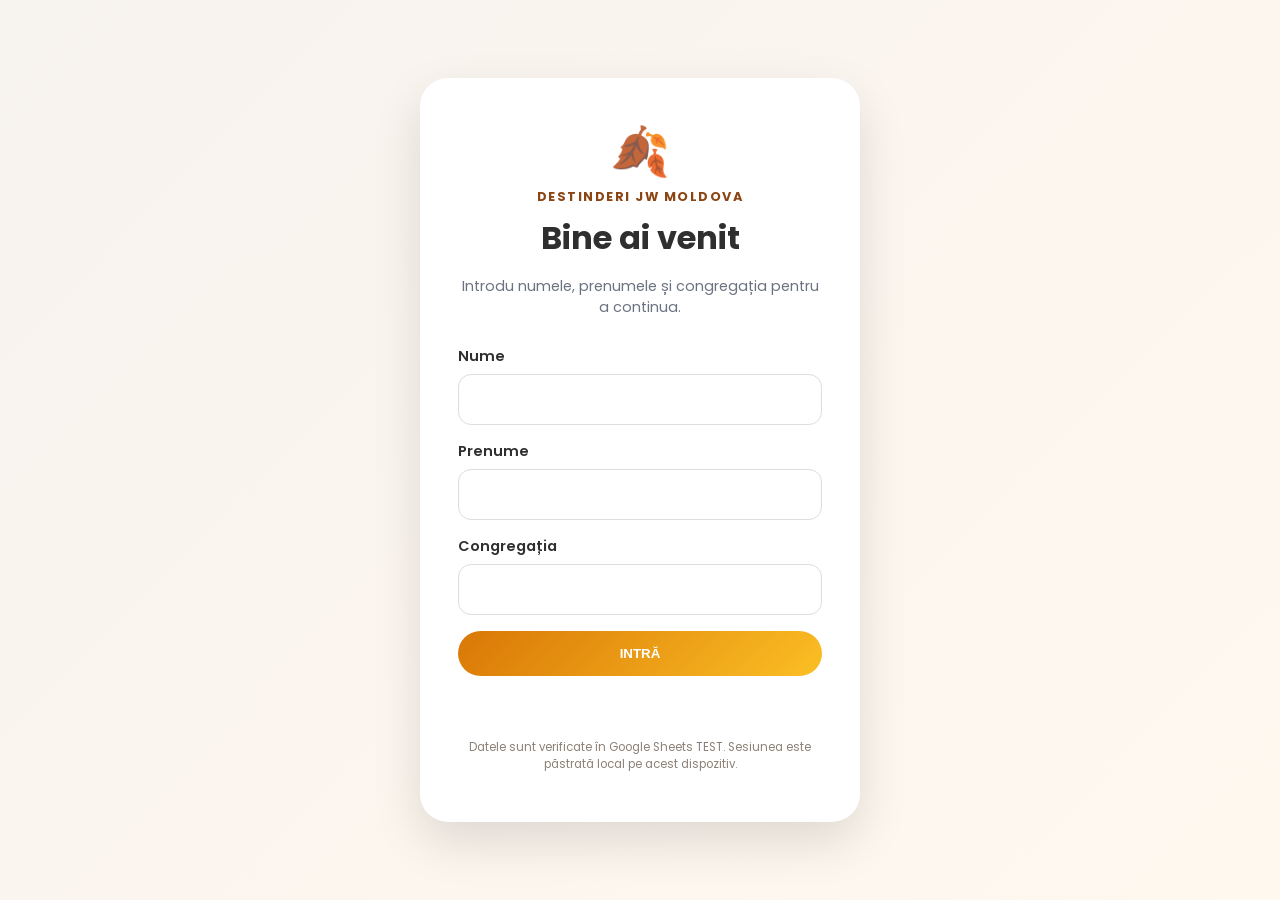
<file: admin.html>
<!doctype html>
<html lang="ro">
  <head>
    <meta charset="UTF-8" />
    <meta name="viewport" content="width=device-width,initial-scale=1.0" />
    <title>Admin • Destindere</title>
    <link rel="icon" href="icon.svg" type="image/svg+xml" />
    <link rel="preconnect" href="https://fonts.googleapis.com" />
    <link rel="preconnect" href="https://fonts.gstatic.com" crossorigin />
    <link
      href="https://fonts.googleapis.com/css2?family=Poppins:wght@400;500;600;700&display=swap"
      rel="stylesheet"
    />
    <link rel="stylesheet" href="./assets/css/admin.css" />
  </head>
  <body>
    <header class="admin-top">
      <div class="brand">
        <strong>⚙️ Administrare eveniment / Configurație online</strong>
        <span id="saveState">Configurație online</span>
      </div>
      <div class="admin-user">
        <strong id="adminUserName"></strong>
        <span id="adminUserCongregation"></span>
      </div>
      <div class="top-actions">
        <a href="index.html" target="_blank" rel="noopener">Vezi site-ul ↗</a>
        <button id="exportBtn">Exportă config</button>
        <button id="importBtn">Importă config</button>
        <button id="logoutAdmin" type="button">Ieșire</button>
        <input id="importFile" type="file" accept="application/json" hidden />
      </div>
    </header>

    <main class="admin-wrap">
      <section class="panel event-panel" id="eventManager">
        <div class="section-heading">
          <div>
            <span class="eyebrow">GESTIONARE EVENIMENTE</span>
            <h1>Evenimente</h1>
          </div>
          <span class="section-badge">Activ / Planificat / Arhivat</span>
        </div>
        <div class="grid two">
          <label class="wide">Eveniment<select id="eventSelector"></select></label>
          <label>Status
  <select id="eventStatus">
    <option value="PLANIFICAT">PLANIFICAT</option>
    <option value="ACTIV">ACTIV</option>
    <option value="ARHIVAT">ARHIVAT</option>
  </select>
</label>
          <label>Activ din<input id="activeFrom" type="datetime-local"></label>
          <label>Activ până la<input id="activeUntil" type="datetime-local"></label>
        </div>
        <div id="eventsList" class="event-manager-list"></div>
        <div class="bottom-actions event-actions">
          <button class="secondary" id="createEventBtn" type="button">＋ Creează eveniment</button>
          <button class="secondary" id="activateEventBtn" type="button">🟢 Setează ACTIV</button>
          <button class="secondary" id="archiveEventBtn" type="button">📦 Arhivează</button>
          <button class="secondary" id="previewEventBtn" type="button">👁 Vezi evenimentul</button>
        </div>
      </section>

      <section class="panel event-panel">
        <div class="section-heading">
          <div>
            <span class="eyebrow">CONFIGURAȚIE GENERALĂ</span>
            <h1>Eveniment</h1>
          </div>
          <span class="section-badge">● Editabil</span>
        </div>
        <div class="grid two">
          <label>Nume eveniment<input id="eventName" /></label>
          <label>Congregație<input id="congregation" /></label>
          <label>Data<input id="eventDate" type="date" /></label>
          <label>Ora<input id="eventTime" type="time" /></label>
          <label>Tema vizuală<select id="eventTheme">
            <option value="auto">🔄 Automat după dată</option>
            <option value="spring">🌸 Primăvară</option>
            <option value="summer">☀️ Vară</option>
            <option value="autumn">🍂 Toamnă</option>
            <option value="winter">❄️ Iarnă</option>
          </select></label>
          <label class="wide">Locație<input id="eventLocation" /></label>
          <label class="wide">Titlu Hero<input id="heroTitle" /></label>
          <label class="wide"
            >Text secundar Hero<textarea id="heroSubtitle"></textarea>
          </label>
          <label class="wide">Verset<textarea id="heroVerse"></textarea></label>
          <label class="wide"
            >Imagine Hero
            <div class="hero-image-editor">
              <div class="hero-thumb-wrap">
                <img
                  id="heroImagePreview"
                  class="hero-thumb"
                  src=""
                  alt=""
                /><span id="heroImagePlaceholder" class="hero-placeholder"
                  >🖼️</span
                >
              </div>
              <div>
                <input
                  id="heroImage"
                  placeholder="./assets/images/hero/hero.jpg sau URL complet"
                /><small class="field-note"
                  >Poți folosi o imagine din proiect sau un URL direct către
                  imagine.</small
                >
              </div>
            </div></label
          >
          <label class="wide">Footer<input id="footerText" /></label>
        </div>
      </section>

      <div id="settingsPanels" class="sortable-modules">
        <section class="panel accordion open" data-panel="countdown">
          <button class="accordion-head" type="button">
            <span
              ><b>⏱</b
              ><span
                ><strong>Countdown</strong
                ><small
                  >Numărătoare până la eveniment, apoi mesajul de început</small
                ></span
              ></span
            ><span class="module-head-actions"
              ><span class="module-status" data-status-for="countdown"></span
              ><span class="accordion-chevron" aria-hidden="true"></span
            ></span>
          </button>
          <div class="accordion-body">
            <div class="module-name-row">
              <label
                >Nume modul<input
                  class="module-label-input"
                  data-label-for="countdown"
              /></label>
              <p class="note inline-note">
                Același nume va fi folosit automat în Header când modulul este
                afișat acolo.
              </p>
            </div>
            <div class="setting-grid two">
              <label>Titlu<input id="countdownTitle" /></label>
              <label
                >Mesaj după începerea evenimentului<input id="startedMessage"
              /></label>
              <p class="note wide">
                La ora evenimentului, numărătoarea se transformă automat în
                mesajul „Evenimentul a început.” și rămâne afișată 24 de ore.
                După 24 de ore, modulul devine automat INACTIV.
              </p>
            </div>
            <p class="note">
              Data și ora sunt preluate automat din secțiunea „Eveniment”. Nu
              există o a doua dată de configurat.
            </p>
          </div>
        </section>

        <section class="panel accordion" data-panel="gallery">
          <button class="accordion-head" type="button">
            <span
              ><b>📸</b
              ><span
                ><strong>Galerie</strong
                ><small>Fotografii și butonul Google Drive</small></span
              ></span
            ><span class="module-head-actions"
              ><span class="module-status" data-status-for="gallery"></span
              ><label class="menu-toggle"
                ><input type="checkbox" data-menu-for="gallery" /><span
                  >Header</span
                ></label
              ><span class="accordion-chevron" aria-hidden="true"></span
            ></span>
          </button>
          <div class="accordion-body">
            <div class="module-name-row">
              <label
                >Nume modul<input
                  class="module-label-input"
                  data-label-for="gallery"
              /></label>
              <p class="note inline-note">
                Același nume va fi folosit automat în Header când modulul este
                afișat acolo.
              </p>
            </div>
            <div class="setting-grid two">
              <label>Titlu<input id="galleryTitle" /></label>
              <label class="switch-line"
                ><input id="driveEnabled" type="checkbox" /><span
                  class="switch"
                ></span
                ><span>Buton Google Drive</span></label
              >
              <label>Text buton<input id="driveText" /></label>
              <label class="wide"
                >Link Google Drive<input id="driveUrl"
              /></label>
            </div>
            <div class="subheading">
              <strong>Fotografii</strong
              ><span>Poți adăuga, edita sau elimina imaginile.</span>
            </div>
            <div id="galleryList" class="gallery-editor"></div>
            <button class="secondary add-btn" id="addImage" type="button">
              ＋ Adaugă imagine
            </button>
          </div>
        </section>

        <section class="panel accordion" data-panel="features">
          <button class="accordion-head" type="button">
            <span
              ><b>✨</b
              ><span
                ><strong>Ce am pregătit? / Cum a fost?</strong
                ><small
                  >Denumirea se schimbă automat după începerea
                  evenimentului</small
                ></span
              ></span
            ><span class="module-head-actions"
              ><span class="module-status" data-status-for="features"></span
              ><label class="menu-toggle"
                ><input type="checkbox" data-menu-for="features" /><span
                  >Header</span
                ></label
              ><span class="accordion-chevron" aria-hidden="true"></span
            ></span>
          </button>
          <div class="accordion-body">
            <div class="module-name-row">
              <label
                >Nume modul<input
                  class="module-label-input"
                  data-label-for="features"
              /></label>
              <p class="note inline-note">
                Același nume va fi folosit automat în Header când modulul este
                afișat acolo.
              </p>
            </div>
            <div class="setting-grid two">
              <label
                >Titlu înainte de eveniment<input id="featuresTitleBefore"
              /></label>
              <label
                >Titlu după eveniment<input id="featuresTitleAfter"
              /></label>
              <label
                >Text în meniu înainte<input id="featuresMenuBefore"
              /></label>
              <label>Text în meniu după<input id="featuresMenuAfter" /></label>
            </div>
            <div class="subheading">
              <strong>Elemente</strong
              ><span>Dezactivează sau șterge ce nu mai este necesar.</span>
            </div>
            <div id="featuresList" class="features-editor"></div>
            <button class="secondary add-btn" id="addFeature" type="button">
              ＋ Adaugă element
            </button>
          </div>
        </section>

        <section class="panel accordion" data-panel="memories">
          <button class="accordion-head" type="button">
            <span
              ><b>🖼</b
              ><span
                ><strong>Amintiri / Adaugă poze</strong
                ><small
                  >Textul secțiunii pentru fotografii și videoclipuri</small
                ></span
              ></span
            ><span class="module-head-actions"
              ><span class="module-status" data-status-for="memories"></span
              ><label class="menu-toggle"
                ><input type="checkbox" data-menu-for="memories" /><span
                  >Header</span
                ></label
              ><span class="accordion-chevron" aria-hidden="true"></span
            ></span>
          </button>
          <div class="accordion-body">
            <div class="module-name-row">
              <label
                >Nume modul<input
                  class="module-label-input"
                  data-label-for="memories"
              /></label>
              <p class="note inline-note">
                Același nume va fi folosit automat în Header când modulul este
                afișat acolo.
              </p>
            </div>
            <div class="setting-grid">
              <label>Titlu<input id="memoriesTitle" /></label>
              <label>Descriere<textarea id="memoriesText"></textarea></label>
            </div>
          </div>
        </section>

        

        <section class="panel accordion" data-panel="participation">
          <button class="accordion-head" type="button">
            <span
              ><b>👥</b
              ><span
                ><strong>Confirmă participarea</strong
                ><small>Formular + buton central pe Home</small></span
              ></span
            ><span class="module-head-actions"
              ><span
                class="module-status"
                data-status-for="participation"
              ></span
              ><span class="accordion-chevron" aria-hidden="true"></span
            ></span>
          </button>
          <div class="accordion-body">
            <div class="module-name-row">
              <label
                >Nume modul<input
                  class="module-label-input"
                  data-label-for="participation"
              /></label>
              <p class="note inline-note">
                Același nume va fi folosit automat în Header când modulul este
                afișat acolo.
              </p>
            </div>
            <div class="setting-grid two">
              <label
                >Vizibilitate<select id="participationVisibility">
                  <option value="untilEvent">
                    Până la începerea evenimentului
                  </option>
                  <option value="manual">Manual</option>
                  <option value="alwaysOff">Dezactivat</option>
                </select></label
              >
              <label
                >După începerea evenimentului<select
                  id="participationAfterStart"
                >
                  <option value="hide">Ascunde automat</option>
                  <option value="keep">Păstrează afișat</option>
                </select></label
              >
              <label>Titlu<input id="participationTitle" /></label>
              <label class="wide"
                >Descriere<textarea id="participationDescription"></textarea>
              </label>
              <label>Text buton<input id="participationButtonText" /></label>
              <label
                >Număr rânduri produse<input
                  id="participationProductRows"
                  type="number"
                  min="0"
                  max="5"
              /></label>
            </div>
            <div class="subheading">
              <strong>Câmpuri formular</strong
              ><span>Activează exact ce vrei să apară.</span>
            </div>
            <div class="field-checks">
              <label class="switch-line"
                ><input id="fieldName" type="checkbox" /><span
                  class="switch"
                ></span
                ><span>Nume</span></label
              >
              <label class="switch-line"
                ><input id="fieldParticipation" type="checkbox" /><span
                  class="switch"
                ></span
                ><span>Participare</span></label
              >
              <label class="switch-line"
                ><input id="fieldPersons" type="checkbox" /><span
                  class="switch"
                ></span
                ><span>Număr persoane</span></label
              >
              <label class="switch-line"
                ><input id="fieldProducts" type="checkbox" /><span
                  class="switch"
                ></span
                ><span>Ce aduce fiecare</span></label
              >
              <label class="switch-line"
                ><input id="fieldNotes" type="checkbox" /><span
                  class="switch"
                ></span
                ><span>Observații</span></label
              >
            </div>
            <p class="note" id="participationVisibilityNote">
              Modulul controlează formularul și butonul central „Confirmă
              participarea”. Nu există buton separat în Header.
            </p>
            <p class="note">
              Trimiterea formularului rămâne prin Google Apps Script. Adminul
              controlează afișarea și conținutul, nu mută datele din Sheets.
            </p>
          </div>
        </section>

        <section class="panel accordion" data-panel="stats">
          <button class="accordion-head" type="button">
            <span
              ><b>📊</b
              ><span
                ><strong>Statistici</strong
                ><small>Datele sunt citite din Google Sheets</small></span
              ></span
            ><span class="module-head-actions"
              ><span class="module-status" data-status-for="stats"></span
              ><label class="menu-toggle"
                ><input type="checkbox" data-menu-for="stats" /><span
                  >Header</span
                ></label
              ><span class="accordion-chevron" aria-hidden="true"></span
            ></span>
          </button>
          <div class="accordion-body">
            <div class="module-name-row">
              <label
                >Nume modul<input
                  class="module-label-input"
                  data-label-for="stats"
              /></label>
              <p class="note inline-note">
                Același nume va fi folosit automat în Header când modulul este
                afișat acolo.
              </p>
            </div>
            <div class="setting-grid">
              <label>Titlu<input id="statsTitle" /></label>
              <label
                >După începerea evenimentului<select id="statsAfterStart">
                  <option value="hide">Ascunde automat</option>
                  <option value="keep">Păstrează afișat</option>
                </select></label
              >
            </div>
            <div class="subheading">
              <strong>Carduri statistici</strong
              ><span
                >Etichetele sunt configurabile; valorile vin din Apps
                Script.</span
              >
            </div>
            <div id="statsList" class="stats-editor"></div>
          </div>
        </section>

        <section class="panel accordion" data-panel="food">
          <button class="accordion-head" type="button">
            <span
              ><b>🍎</b
              ><span
                ><strong>Vreau să contribui</strong
                ><small
                  >Produsele sunt configurabile; progresul vine din Google
                  Sheets</small
                ></span
              ></span
            ><span class="module-head-actions"
              ><span class="module-status" data-status-for="food"></span
              ><label class="menu-toggle"
                ><input type="checkbox" data-menu-for="food" /><span
                  >Header</span
                ></label
              ><span class="accordion-chevron" aria-hidden="true"></span
            ></span>
          </button>
          <div class="accordion-body">
            <div class="module-name-row">
              <label
                >Nume modul<input
                  class="module-label-input"
                  data-label-for="food"
              /></label>
              <p class="note inline-note">
                Același nume va fi folosit automat în Header când modulul este
                afișat acolo.
              </p>
            </div>
            <div class="setting-grid">
              <label>Titlu<input id="foodTitle" /></label>
              <label>Descriere<textarea id="foodDescription"></textarea></label>
              <label class="switch-line wide"
                ><input id="foodHideCompleted" type="checkbox" /><span
                  class="switch"
                ></span
                ><span>Ascunde produsele completate</span></label
              >
            </div>
            <div class="subheading">
              <strong>Produse necesare</strong
              ><span
                >Necesarul este configurabil aici. Cantitatea adusă rămâne în
                Google Sheets.</span
              >
            </div>
            <div id="foodList" class="food-editor"></div>
            <button class="secondary add-btn" id="addFood" type="button">
              ＋ Adaugă produs
            </button>
            <p class="note">
              Progresul nu se introduce manual aici. Site-ul îl citește din
              Google Apps Script. Dacă activezi „Ascunde produsele completate”,
              un produs dispare imediat ce atinge necesarul. După începerea
              evenimentului, produsele completate sunt ascunse automat. După 24
              de ore modulul devine automat INACTIV. Poate fi reactivat manual.
            </p>
          </div>
        </section>

<section class="panel accordion" data-panel="location">
          <button class="accordion-head" type="button">
            <span
              ><b>📍</b
              ><span
                ><strong>Locație</strong
                ><small>Numele locației și harta Google Maps</small></span
              ></span
            ><span class="module-head-actions"
              ><span class="module-status" data-status-for="location"></span
              ><label class="menu-toggle"
                ><input type="checkbox" data-menu-for="location" /><span
                  >Header</span
                ></label
              ><span class="accordion-chevron" aria-hidden="true"></span
            ></span>
          </button>
          <div class="accordion-body">
            <div class="module-name-row">
              <label
                >Nume modul<input
                  class="module-label-input"
                  data-label-for="location"
              /></label>
              <p class="note inline-note">
                Același nume va fi folosit automat în Header când modulul este
                afișat acolo.
              </p>
            </div>
            <div class="setting-grid two">
              <label>Titlu<input id="locationTitle" /></label>
              <label>Nume locație<input id="locationName" /></label>
              <label class="wide"
                >Google Maps Embed URL<textarea
                  id="mapUrl"
                  class="compact-text"
                ></textarea>
              </label>
            </div>
          </div>
        </section>
      </div>

      <div class="bottom-actions">
        <button class="primary" id="saveBtn" type="button">
          💾 Salvează modificările
        </button>
        <button class="secondary reset" id="resetBtn" type="button">
          ↺ Revino la configurația implicită
        </button>
      </div>
    </main>

    <script src="./config.js?v=20260922-2"></script>
    <script src="./assets/js/admin.js?v=20260924-3"></script>

  </body>
</html>
</file>
<file: assets/css/admin.css>
:root{--bg:#f3f0ec;--surface:#fff;--surface2:#faf8f5;--line:#e7e0d8;--text:#292623;--muted:#81786f;--accent:#b45309;--accent2:#d97706;--green:#15803d;--danger:#b91c1c;--shadow:0 10px 35px rgba(59,43,29,.07)}
*{box-sizing:border-box}html{scroll-behavior:smooth}body{margin:0;background:var(--bg);color:var(--text);font-family:Poppins,system-ui,sans-serif;font-size:13px}.admin-top{position:sticky;top:0;z-index:50;background:#24211e;color:#fff;min-height:62px;padding:10px max(22px,calc((100% - 1120px)/2));display:flex;align-items:center;justify-content:space-between;gap:20px;box-shadow:0 5px 20px rgba(0,0,0,.14)}.brand strong{display:block;font-size:19px;line-height:1.2}.brand span{display:block;margin-top:4px;color:#c8c1bb;font-size:11px}.admin-user{display:flex;flex-direction:column;align-items:flex-end;justify-content:center;line-height:1.2;margin-left:auto;margin-right:8px}.admin-user strong{font-size:11px;color:var(--text)}.admin-user span{font-size:9px;color:var(--muted);margin-top:2px}.top-actions{display:flex;align-items:center;gap:8px}#logoutAdmin{border-color:#e6c9c0;color:#8a3d2d}#logoutAdmin:hover{background:#fff4f1;border-color:#dcae9f}

.top-actions{display:flex;align-items:center;gap:9px}.top-actions a,.top-actions button{border:1px solid #e7d8ca;background:#fffaf5;color:#4a3527;border-radius:11px;padding:10px 14px;font:600 11px Poppins;cursor:pointer;text-decoration:none;box-shadow:0 2px 8px rgba(0,0,0,.08);transition:.18s ease}.top-actions a{background:#b45309;border-color:#b45309;color:#fff}.top-actions a:hover{background:#963f07;border-color:#963f07}.top-actions button:hover{background:#f6ede4;border-color:#d9bda4;transform:translateY(-1px)}#importFile{display:none!important}.admin-wrap{width:min(1120px,calc(100% - 32px));margin:26px auto 70px}.panel{background:var(--surface);border:1px solid rgba(231,224,216,.75);border-radius:16px;margin-bottom:14px;box-shadow:var(--shadow);overflow:hidden}.event-panel{padding:25px}.section-heading{display:flex;justify-content:space-between;align-items:flex-end;gap:20px;margin-bottom:18px}.section-heading h1,.section-heading h2{margin:3px 0 0;font-size:22px;line-height:1.15}.section-heading h2{font-size:19px}.eyebrow{font-size:9px;letter-spacing:.13em;color:var(--accent);font-weight:700}.section-heading small{font-size:10px;color:var(--muted)}.section-badge{font-size:10px;color:var(--green);font-weight:600;background:#edf8f0;border:1px solid #d5eedb;border-radius:999px;padding:6px 9px}.grid,.setting-grid{display:grid;gap:14px}.grid.two,.setting-grid.two{grid-template-columns:1fr 1fr}.wide{grid-column:1/-1}label{display:block;font-size:10px;font-weight:600;color:#4d4640}input,textarea{display:block;width:100%;margin-top:6px;padding:10px 11px;border:1px solid #ddd6ce;border-radius:9px;background:#fff;color:var(--text);font:500 11px Poppins;outline:none;transition:.18s}input:focus,textarea:focus{border-color:#c77a3c;box-shadow:0 0 0 3px rgba(180,83,9,.08)}textarea{min-height:78px;resize:vertical}.large-text{min-height:110px}.compact-text{min-height:75px}.modules-panel{padding:20px}.module-list{display:grid;gap:7px}.module-row{display:grid;grid-template-columns:34px 1fr auto;align-items:center;gap:10px;border:1px solid var(--line);border-radius:10px;padding:10px 11px;background:var(--surface2);transition:.16s}.module-row:hover{border-color:#d6c9bc;background:#fff}.module-row.drag-over{border-color:var(--accent);box-shadow:0 0 0 2px rgba(180,83,9,.08)}.drag{cursor:grab;color:#91877d;font-size:15px;text-align:center;user-select:none}.module-info{display:flex;align-items:center;gap:9px}.module-icon{font-size:15px}.module-name{font-weight:600;font-size:11px}.module-state{font-size:9px;color:var(--muted);margin-top:1px}.module-row.is-off .module-name{color:#9b938c}.module-row .module-check{appearance:none;width:35px;height:20px;border-radius:99px;background:#d8d2cc;position:relative;cursor:pointer;outline:none;margin:0}.module-row .module-check:before{content:"";position:absolute;width:14px;height:14px;left:3px;top:3px;background:#fff;border-radius:50%;transition:.18s;box-shadow:0 1px 3px #0002}.module-row .module-check:checked{background:var(--accent)}.module-row .module-check:checked:before{transform:translateX(15px)}.module-controls{display:flex;align-items:center;gap:10px}.mini-switch{display:flex;align-items:center}.mini-switch input{position:absolute;opacity:0}.mini-switch .switch{width:35px;height:20px}.mini-switch input:checked+.switch{background:var(--accent)}.mini-switch input:checked+.switch:before{transform:translateX(14px)}.menu-check{display:flex;align-items:center;gap:4px;color:var(--muted);font-size:9px;cursor:pointer}.menu-check input{position:absolute;opacity:0}.menu-check span{width:24px;height:20px;border:1px solid var(--line);border-radius:7px;display:grid;place-items:center;background:#fff}.menu-check input:checked+span{background:#f7eadf;border-color:#e7c9ad;color:var(--accent)}.menu-check small{font-size:8px}.accordion-head{width:100%;border:0;background:#fff;padding:17px 20px;display:flex;align-items:center;justify-content:space-between;text-align:left;cursor:pointer;color:var(--text)}.accordion-head>span{display:flex;align-items:center;gap:12px}.accordion-head b{display:grid;place-items:center;width:34px;height:34px;border-radius:10px;background:#f7f2ec;font-size:16px}.accordion-head strong{display:block;font-size:14px}.accordion-head small{display:block;color:var(--muted);font-size:10px;font-weight:400;margin-top:2px}.accordion-head i{font-style:normal;font-size:18px;color:#8a8178;transition:.2s}.accordion:not(.open) .accordion-head i{transform:rotate(-90deg)}.accordion-body{display:none;border-top:1px solid #f0ebe6;padding:19px 20px 21px}.accordion.open .accordion-body{display:block}.switch-line{display:flex;align-items:center;gap:9px;min-height:35px;color:#4d4640}.switch-line input{position:absolute;opacity:0;pointer-events:none}.switch{width:36px;height:21px;background:#d8d2cc;border-radius:999px;position:relative;flex:0 0 auto}.switch:before{content:"";position:absolute;left:3px;top:3px;width:15px;height:15px;background:#fff;border-radius:50%;box-shadow:0 1px 3px #0002;transition:.18s}.switch-line input:checked+.switch{background:var(--accent)}.switch-line input:checked+.switch:before{transform:translateX(15px)}.note{margin:12px 0 0;padding:10px 12px;background:#faf7f3;border-radius:9px;color:var(--muted);font-size:10px}.subheading{display:flex;justify-content:space-between;align-items:center;margin:20px 0 9px;padding-bottom:7px;border-bottom:1px solid #eee8e2}.subheading strong{font-size:11px}.subheading span{font-size:9px;color:var(--muted)}.gallery-editor,.features-editor{display:grid;gap:8px}.gallery-card-editor{display:grid;grid-template-columns:58px 1fr 1fr 1fr 34px;gap:8px;align-items:center;border:1px solid var(--line);background:var(--surface2);border-radius:11px;padding:8px}.gallery-thumb{width:58px;height:58px;border-radius:8px;object-fit:cover;background:#eee8e2;border:1px solid var(--line)}.gallery-card-editor input{margin:0}.icon-field{max-width:80px}.feature-row{display:grid;grid-template-columns:34px 42px 1fr 34px;gap:8px;align-items:center;border:1px solid var(--line);background:var(--surface2);border-radius:11px;padding:8px}.feature-row input{margin:0}.feature-icon{font-size:18px;text-align:center;padding:7px}.remove-btn{border:0;background:#fff0f0;color:var(--danger);width:32px;height:32px;border-radius:8px;cursor:pointer;font-size:15px}.remove-btn:hover{background:#fee2e2}.row-drag{color:#948a81;cursor:grab;text-align:center}.add-btn{margin-top:10px}.secondary{border:1px solid #ddd4ca;background:#eee9e3;color:#4a4037;border-radius:9px;padding:10px 13px;font:600 11px Poppins;cursor:pointer}.secondary:hover{background:#e5ded6}.bottom-actions{display:flex;gap:10px;position:sticky;bottom:14px;z-index:20;padding:10px 0 0;background:linear-gradient(to bottom,rgba(243,240,236,0),var(--bg) 25%)}.primary{border:0;background:var(--accent);color:#fff;border-radius:9px;padding:12px 17px;font:600 11px Poppins;cursor:pointer;box-shadow:0 5px 14px rgba(180,83,9,.2)}.primary:hover{background:#9a4707}.bottom-actions .reset{background:#fff}.saved{color:#86efac!important}
@media(max-width:800px){.admin-top{padding:10px 16px;align-items:flex-start}.top-actions{flex-wrap:wrap;justify-content:flex-end}.admin-wrap{width:min(100% - 20px,1120px);margin-top:15px}.event-panel,.modules-panel{padding:17px}.grid.two,.setting-grid.two{grid-template-columns:1fr}.wide{grid-column:auto}.gallery-card-editor{grid-template-columns:48px 1fr 34px}.gallery-thumb{width:48px;height:48px}.gallery-card-editor input:nth-of-type(2),.gallery-card-editor input:nth-of-type(3){grid-column:2/-1}.section-heading{align-items:flex-start;flex-direction:column;gap:7px}.bottom-actions{flex-direction:column}.primary,.bottom-actions .secondary{width:100%}}
@media(max-width:520px){body{font-size:12px}.admin-top{position:relative;flex-direction:column}.top-actions{justify-content:flex-start}.top-actions a,.top-actions button{font-size:10px;padding:7px 9px}.accordion-head{padding:15px}.accordion-body{padding:16px}.feature-row{grid-template-columns:28px 38px 1fr 30px}.module-row{grid-template-columns:28px 1fr auto}}

.field-checks{display:grid;grid-template-columns:repeat(3,1fr);gap:8px}.field-checks .switch-line{border:1px solid var(--line);background:var(--surface2);padding:9px 10px;border-radius:9px}.stats-editor,.food-editor{display:grid;gap:8px}.stat-row,.food-row{display:grid;align-items:center;gap:8px;border:1px solid var(--line);background:var(--surface2);border-radius:11px;padding:8px}.stat-row{grid-template-columns:34px 1fr auto}.food-row{grid-template-columns:28px 48px 1fr 110px 140px 42px 34px}.food-row input{margin:0}.food-icon{text-align:center;font-size:17px}.food-name{min-width:0}.food-required{min-width:0}.food-unit{min-width:0}.food-active{justify-content:center;min-height:0}.food-active input{position:absolute;opacity:0}.stat-row input{margin:0}.stat-row .switch-line{justify-content:flex-end}.module-row{user-select:none}.module-row.dragging{opacity:.45}.module-row.drag-over{transform:translateY(-1px)}
@media(max-width:900px){.field-checks{grid-template-columns:1fr 1fr}.food-row{grid-template-columns:28px 45px 1fr 95px 110px 42px 34px}}
@media(max-width:620px){.field-checks{grid-template-columns:1fr}.food-row{grid-template-columns:28px 42px 1fr 42px 34px}.food-required{grid-column:3}.food-unit{grid-column:3/-2}.food-active{grid-column:4;grid-row:1}.food-row .remove-food{grid-column:5;grid-row:1}.food-row{align-items:center}.stat-row{grid-template-columns:28px 1fr auto}.module-controls{gap:6px}.menu-check small{display:none}}
select{display:block;width:100%;margin-top:6px;padding:10px 11px;border:1px solid #ddd6ce;border-radius:9px;background:#fff;color:var(--text);font:500 11px Poppins;outline:none}select:focus{border-color:#c77a3c;box-shadow:0 0 0 3px rgba(180,83,9,.08)}
.gallery-thumb-wrap{position:relative;width:58px;height:58px}.gallery-thumb-wrap .gallery-thumb{width:58px;height:58px}.gallery-placeholder{display:none;place-items:center;width:58px;height:58px;border:1px dashed #d6c9bc;border-radius:8px;background:#f5f1ec;color:#9a8f85;font-size:20px}
@media(max-width:800px){.gallery-thumb-wrap{width:48px;height:48px}.gallery-thumb-wrap .gallery-thumb,.gallery-placeholder{width:48px;height:48px}}


/* ==========================================================
   MODULES V7 - fiecare modul are propriul status + drag/drop
========================================================== */
.settingsPanels,.sortable-modules{display:flex;flex-direction:column;gap:14px}
.sortable-modules > .accordion{position:relative;transition:transform .18s ease,opacity .18s ease,box-shadow .18s ease}
.sortable-modules > .accordion::before{content:"☰";position:absolute;left:10px;top:18px;z-index:3;color:#a59b91;font-size:14px;cursor:grab;opacity:.65;user-select:none}
.sortable-modules > .accordion .accordion-head{padding-left:42px}
.sortable-modules > .accordion.dragging-module{opacity:.48;transform:scale(.995)}
.sortable-modules > .accordion.drag-over-module{box-shadow:0 -3px 0 0 var(--accent),var(--shadow);transform:translateY(-2px)}
.module-head-actions{display:flex;align-items:center;justify-content:flex-end;gap:10px;flex:0 0 auto}
.module-status{display:inline-flex;align-items:center;justify-content:center;min-width:82px;padding:6px 10px;border-radius:999px;background:#edf8f0;border:1px solid #d5eedb;color:#2e7d46;font:700 9px Poppins;letter-spacing:.03em;cursor:pointer;user-select:none;transition:.18s ease}
.module-status:hover{filter:brightness(.97);transform:translateY(-1px)}
.module-status.is-off{background:#f3f0ed;border-color:#e3ddd7;color:#9a9189}
.menu-toggle{display:inline-flex;align-items:center;gap:6px;min-height:30px;padding:5px 8px;border:1px solid #e4ddd6;border-radius:8px;background:#fff;color:#776e65;font:600 9px Poppins;cursor:pointer;white-space:nowrap}
.menu-toggle input{position:absolute;opacity:0;pointer-events:none;width:0;height:0;margin:0}
.menu-toggle span{display:inline-flex;align-items:center}
.menu-toggle:has(input:checked){background:#faf2ea;border-color:#e6c9ad;color:#a4520b}
.accordion-chevron{width:31px;height:31px;border:1px solid #e3dbd3;border-radius:50%;background:#fff;position:relative;display:inline-flex;align-items:center;justify-content:center;flex:0 0 31px;transition:.22s ease}
.accordion-chevron::before{content:"";width:7px;height:7px;border-right:2px solid #8a8178;border-bottom:2px solid #8a8178;transform:rotate(45deg) translate(-2px,-2px);transition:transform .22s ease}
.accordion.open .accordion-chevron{background:#fff9f4;border-color:#e7cdb7}
.accordion.open .accordion-chevron::before{transform:rotate(225deg) translate(-2px,-2px)}
.accordion-head{gap:14px}
.accordion-head>span:first-child{min-width:0}
.accordion-head>span:first-child>span{min-width:0}
.accordion-head strong,.accordion-head small{overflow:hidden;text-overflow:ellipsis}
.accordion.module-inactive .accordion-head{background:#fbfaf9}
.accordion.module-inactive .accordion-head strong{color:#8e8780}
.accordion.module-inactive .accordion-head b{opacity:.7}
@media(max-width:700px){
  .sortable-modules > .accordion::before{left:7px;top:16px;font-size:12px}
  .sortable-modules > .accordion .accordion-head{padding-left:34px;padding-right:12px}
  .module-head-actions{gap:6px}
  .module-status{min-width:72px;padding:5px 7px;font-size:8px}
  .menu-toggle{padding:4px 6px;font-size:8px}
  .menu-toggle span{font-size:0}
  .menu-toggle span::before{content:"Meniu";font-size:8px}
  .accordion-chevron{width:29px;height:29px;flex-basis:29px}
}
@media(max-width:520px){
  .module-head-actions{gap:5px}
  .module-status{min-width:0;padding:5px 7px}
  .menu-toggle{width:30px;justify-content:center}
  .menu-toggle span{display:none}
  .menu-toggle::before{content:"☰";font-size:12px}
  .accordion-head>span:first-child>span small{display:none}
}

.food-row.dragging-food{opacity:.45}.food-row.drag-over-food{box-shadow:0 -3px 0 0 var(--accent)}

.module-name-row{display:grid;grid-template-columns:minmax(220px,420px) 1fr;gap:14px;align-items:end;margin-bottom:14px}.module-name-row .note{margin:0;align-self:stretch;display:flex;align-items:center}.gallery-card-editor{grid-template-columns:58px minmax(180px,1.2fr) minmax(180px,1fr) 34px}@media(max-width:800px){.module-name-row{grid-template-columns:1fr}.module-name-row .note{margin-top:0}.gallery-card-editor{grid-template-columns:48px 1fr 34px}.gallery-card-editor input:nth-of-type(2){grid-column:2/-1}}

.field-note{display:block;margin-top:5px;color:var(--muted);font-size:10px;font-weight:400}

.hero-image-editor{display:grid;grid-template-columns:90px 1fr;gap:12px;align-items:center;margin-top:6px}.hero-thumb-wrap{position:relative;width:90px;height:60px}.hero-thumb,.hero-placeholder{width:90px;height:60px;border-radius:9px;object-fit:cover;background:#eee8e2;border:1px solid var(--line)}.hero-placeholder{display:grid;place-items:center;border:1px dashed #d6c9bc;background:#f5f1ec;color:#9a8f85;font-size:20px}.hero-thumb{display:none}.gallery-title-toggle{display:flex;align-items:center;justify-content:flex-start;gap:8px;width:max-content;margin:0;white-space:nowrap}.gallery-title-toggle input{margin:0;flex:0 0 auto}.gallery-title-toggle .switch{flex:0 0 auto}.gallery-title-toggle span:last-child{display:block;white-space:nowrap}.gallery-card-editor{grid-template-columns:42px 70px minmax(220px,1fr) minmax(140px,160px) 150px 34px!important}.gallery-card-editor .remove-img{justify-self:end}@media(max-width:800px){.hero-image-editor{grid-template-columns:64px 1fr}.hero-thumb-wrap,.hero-thumb,.hero-placeholder{width:64px;height:48px}.gallery-card-editor{grid-template-columns:48px 1fr 34px!important}.gallery-card-editor input:nth-of-type(2),.gallery-card-editor .gallery-title-toggle{grid-column:2/-1}.gallery-title-toggle{justify-self:start}}

/* Event manager final layout */
.event-manager-list{display:grid;gap:10px;margin-top:12px}
.event-manager-row{display:grid;grid-template-columns:minmax(0,1fr) auto auto;align-items:center;gap:14px;padding:14px 16px}
.event-manager-main{min-width:0}
.event-manager-title strong{font-size:14px}
.event-manager-meta{font-size:11px;gap:6px 16px}
.event-manager-actions{display:flex;align-items:center;justify-content:flex-end;gap:7px;flex-wrap:wrap}
.event-manager-actions button{font-size:10px;padding:8px 11px}
.event-actions{display:flex!important;align-items:center;justify-content:flex-start;gap:8px;flex-wrap:wrap;padding-top:14px;margin-top:12px;border-top:1px solid #eee5dc}
.event-actions button{flex:0 0 auto;min-height:38px}
.event-status-card{min-height:74px}
.event-control-grid{align-items:stretch}
@media(max-width:900px){
 .event-manager-row{grid-template-columns:minmax(0,1fr) auto}
 .event-manager-actions{grid-column:1/-1;justify-content:flex-start}
 .event-actions{justify-content:flex-start}
}
@media(max-width:620px){
 .event-manager-row{grid-template-columns:1fr}
 .event-manager-actions{grid-column:auto}
 .event-actions button{width:100%}
}


/* Event manager spacing + status control */
.event-manager-list{margin-top:18px;margin-bottom:22px}
.event-manager-row{margin-bottom:10px}
.event-actions{margin-top:22px;padding-top:18px;gap:12px}
.event-actions button{margin:0}
#eventStatus{min-width:160px}
</file>
